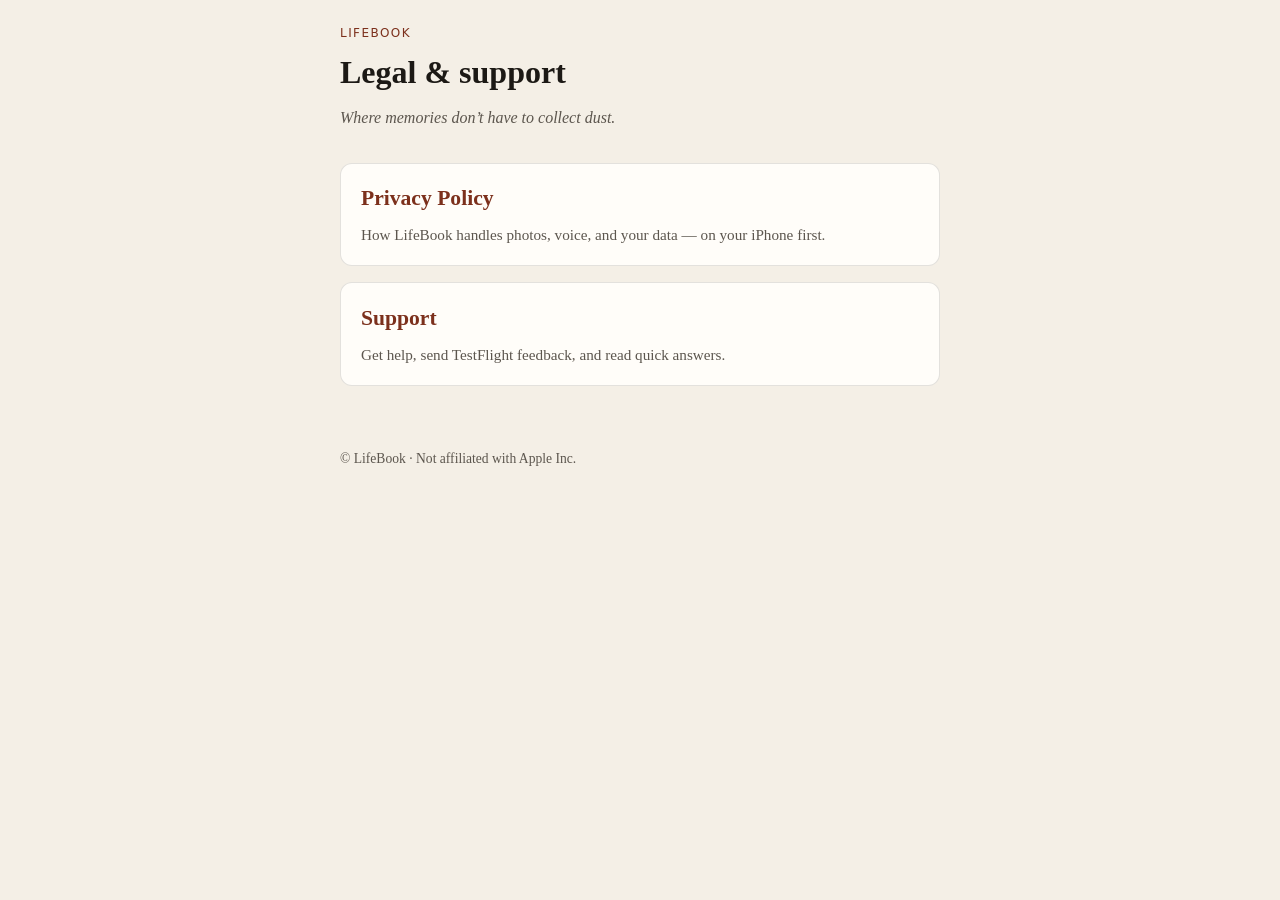
<file: index.html>
<!DOCTYPE html>
<html lang="en">
<head>
  <meta charset="utf-8" />
  <meta name="viewport" content="width=device-width, initial-scale=1" />
  <title>LifeBook — Legal</title>
  <meta name="description" content="Privacy and support for LifeBook, the family trip book app." />
  <link rel="stylesheet" href="styles.css" />
</head>
<body>
  <header class="wrap">
    <p class="eyebrow">LifeBook</p>
    <h1>Legal &amp; support</h1>
    <p class="lede">Where memories don’t have to collect dust.</p>
  </header>
  <main class="wrap cards">
    <a class="card" href="privacy/">
      <h2>Privacy Policy</h2>
      <p>How LifeBook handles photos, voice, and your data — on your iPhone first.</p>
    </a>
    <a class="card" href="support/">
      <h2>Support</h2>
      <p>Get help, send TestFlight feedback, and read quick answers.</p>
    </a>
  </main>
  <footer class="wrap">
    <p>© LifeBook · Not affiliated with Apple Inc.</p>
  </footer>
</body>
</html>
</file>
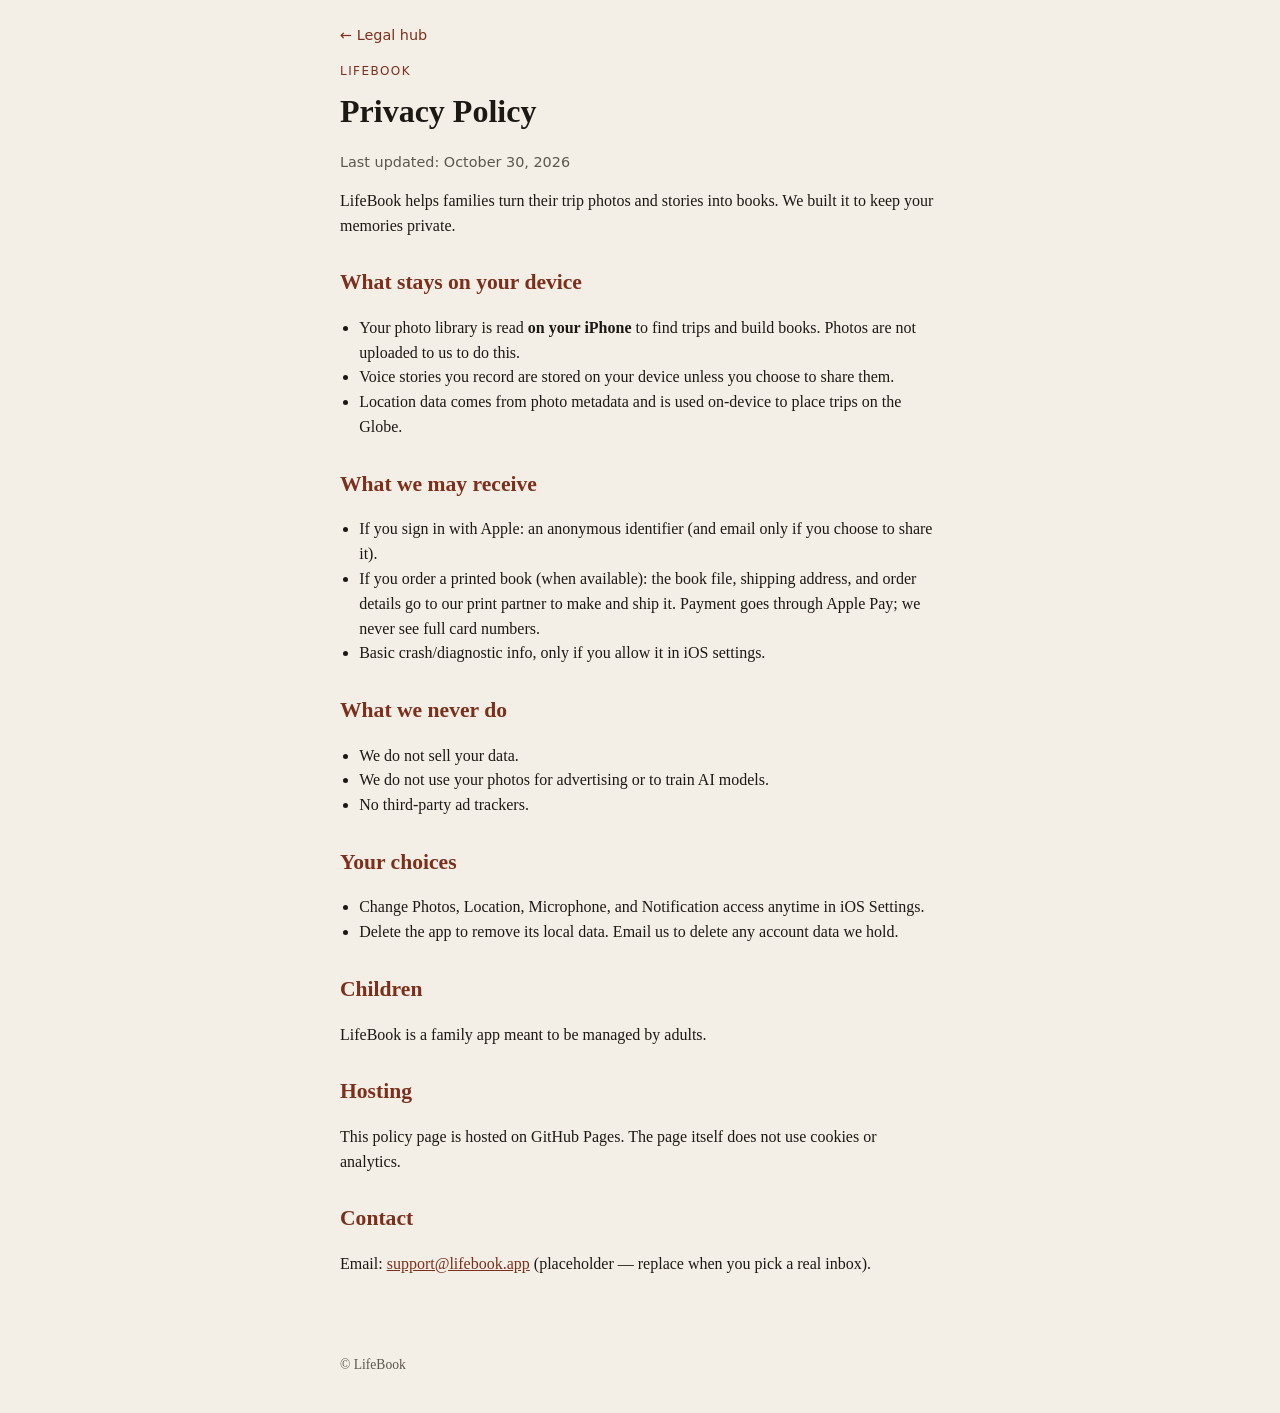
<file: privacy/index.html>
<!DOCTYPE html>
<html lang="en">
<head>
  <meta charset="utf-8" />
  <meta name="viewport" content="width=device-width, initial-scale=1" />
  <title>LifeBook Privacy Policy</title>
  <link rel="stylesheet" href="../styles.css" />
</head>
<body>
  <main class="wrap article">
    <nav class="back"><a href="../">← Legal hub</a></nav>
    <p class="eyebrow">LifeBook</p>
    <h1>Privacy Policy</h1>
    <p class="meta">Last updated: October 30, 2026</p>
    <article>
      <p>LifeBook helps families turn their trip photos and stories into books. We built it to keep your memories private.</p>
      <h2>What stays on your device</h2>
      <ul>
        <li>Your photo library is read <strong>on your iPhone</strong> to find trips and build books. Photos are not uploaded to us to do this.</li>
        <li>Voice stories you record are stored on your device unless you choose to share them.</li>
        <li>Location data comes from photo metadata and is used on-device to place trips on the Globe.</li>
      </ul>
      <h2>What we may receive</h2>
      <ul>
        <li>If you sign in with Apple: an anonymous identifier (and email only if you choose to share it).</li>
        <li>If you order a printed book (when available): the book file, shipping address, and order details go to our print partner to make and ship it. Payment goes through Apple Pay; we never see full card numbers.</li>
        <li>Basic crash/diagnostic info, only if you allow it in iOS settings.</li>
      </ul>
      <h2>What we never do</h2>
      <ul>
        <li>We do not sell your data.</li>
        <li>We do not use your photos for advertising or to train AI models.</li>
        <li>No third-party ad trackers.</li>
      </ul>
      <h2>Your choices</h2>
      <ul>
        <li>Change Photos, Location, Microphone, and Notification access anytime in iOS Settings.</li>
        <li>Delete the app to remove its local data. Email us to delete any account data we hold.</li>
      </ul>
      <h2>Children</h2>
      <p>LifeBook is a family app meant to be managed by adults.</p>
      <h2>Hosting</h2>
      <p>This policy page is hosted on GitHub Pages. The page itself does not use cookies or analytics.</p>
      <h2>Contact</h2>
      <p>Email: <a href="mailto:support@lifebook.app">support@lifebook.app</a> (placeholder — replace when you pick a real inbox).</p>
    </article>
  </main>
  <footer class="wrap"><p>© LifeBook</p></footer>
</body>
</html>
</file>
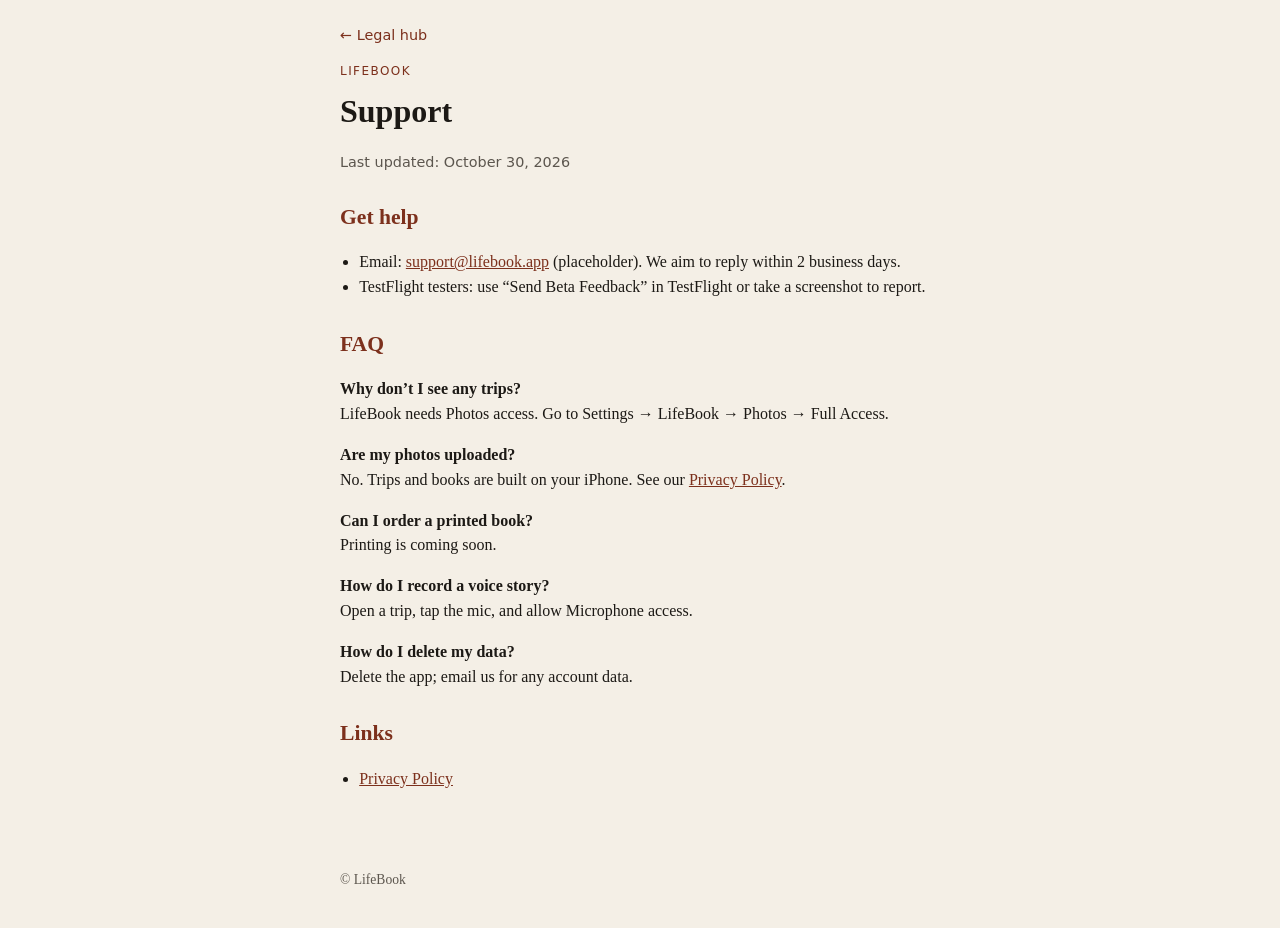
<file: support/index.html>
<!DOCTYPE html>
<html lang="en">
<head>
  <meta charset="utf-8" />
  <meta name="viewport" content="width=device-width, initial-scale=1" />
  <title>LifeBook Support</title>
  <link rel="stylesheet" href="../styles.css" />
</head>
<body>
  <main class="wrap article">
    <nav class="back"><a href="../">← Legal hub</a></nav>
    <p class="eyebrow">LifeBook</p>
    <h1>Support</h1>
    <p class="meta">Last updated: October 30, 2026</p>
    <article>
      <h2>Get help</h2>
      <ul>
        <li>Email: <a href="mailto:support@lifebook.app">support@lifebook.app</a> (placeholder). We aim to reply within 2 business days.</li>
        <li>TestFlight testers: use “Send Beta Feedback” in TestFlight or take a screenshot to report.</li>
      </ul>
      <h2>FAQ</h2>
      <p><strong>Why don’t I see any trips?</strong><br/>LifeBook needs Photos access. Go to Settings → LifeBook → Photos → Full Access.</p>
      <p><strong>Are my photos uploaded?</strong><br/>No. Trips and books are built on your iPhone. See our <a href="../privacy/">Privacy Policy</a>.</p>
      <p><strong>Can I order a printed book?</strong><br/>Printing is coming soon.</p>
      <p><strong>How do I record a voice story?</strong><br/>Open a trip, tap the mic, and allow Microphone access.</p>
      <p><strong>How do I delete my data?</strong><br/>Delete the app; email us for any account data.</p>
      <h2>Links</h2>
      <ul>
        <li><a href="../privacy/">Privacy Policy</a></li>
      </ul>
    </article>
  </main>
  <footer class="wrap"><p>© LifeBook</p></footer>
</body>
</html>
</file>
<file: styles.css>
:root {
  --cream: #F4EFE6;
  --rust: #7C301C;
  --ink: #1C1915;
  --muted: #5c564e;
}
* { box-sizing: border-box; }
body {
  margin: 0;
  font-family: Georgia, "Times New Roman", serif;
  background: var(--cream);
  color: var(--ink);
  line-height: 1.55;
}
.wrap { max-width: 40rem; margin: 0 auto; padding: 1.5rem 1.25rem; }
header { padding-top: 2.5rem; }
.eyebrow {
  margin: 0 0 0.35rem;
  letter-spacing: 0.12em;
  text-transform: uppercase;
  font-size: 0.75rem;
  color: var(--rust);
  font-family: system-ui, -apple-system, sans-serif;
}
h1 { margin: 0 0 0.5rem; font-size: 2rem; font-weight: 600; }
h2 { margin: 0 0 0.5rem; font-size: 1.35rem; color: var(--rust); }
.lede { margin: 0; color: var(--muted); font-style: italic; }
.cards { display: grid; gap: 1rem; padding-top: 0.5rem; }
.card {
  display: block;
  padding: 1.15rem 1.25rem;
  border: 1px solid rgba(28,25,21,0.12);
  border-radius: 12px;
  background: #fffdf9;
  text-decoration: none;
  color: inherit;
}
.card:hover { border-color: var(--rust); }
.card p { margin: 0; color: var(--muted); font-size: 0.95rem; }
article h2 { margin-top: 1.75rem; }
article ul { padding-left: 1.2rem; }
article a { color: var(--rust); }
.meta { color: var(--muted); font-size: 0.9rem; font-family: system-ui, -apple-system, sans-serif; }
footer { color: var(--muted); font-size: 0.85rem; padding-bottom: 3rem; }
nav.back { font-family: system-ui, -apple-system, sans-serif; font-size: 0.9rem; margin-bottom: 1rem; }
nav.back a { color: var(--rust); text-decoration: none; }
</file>
